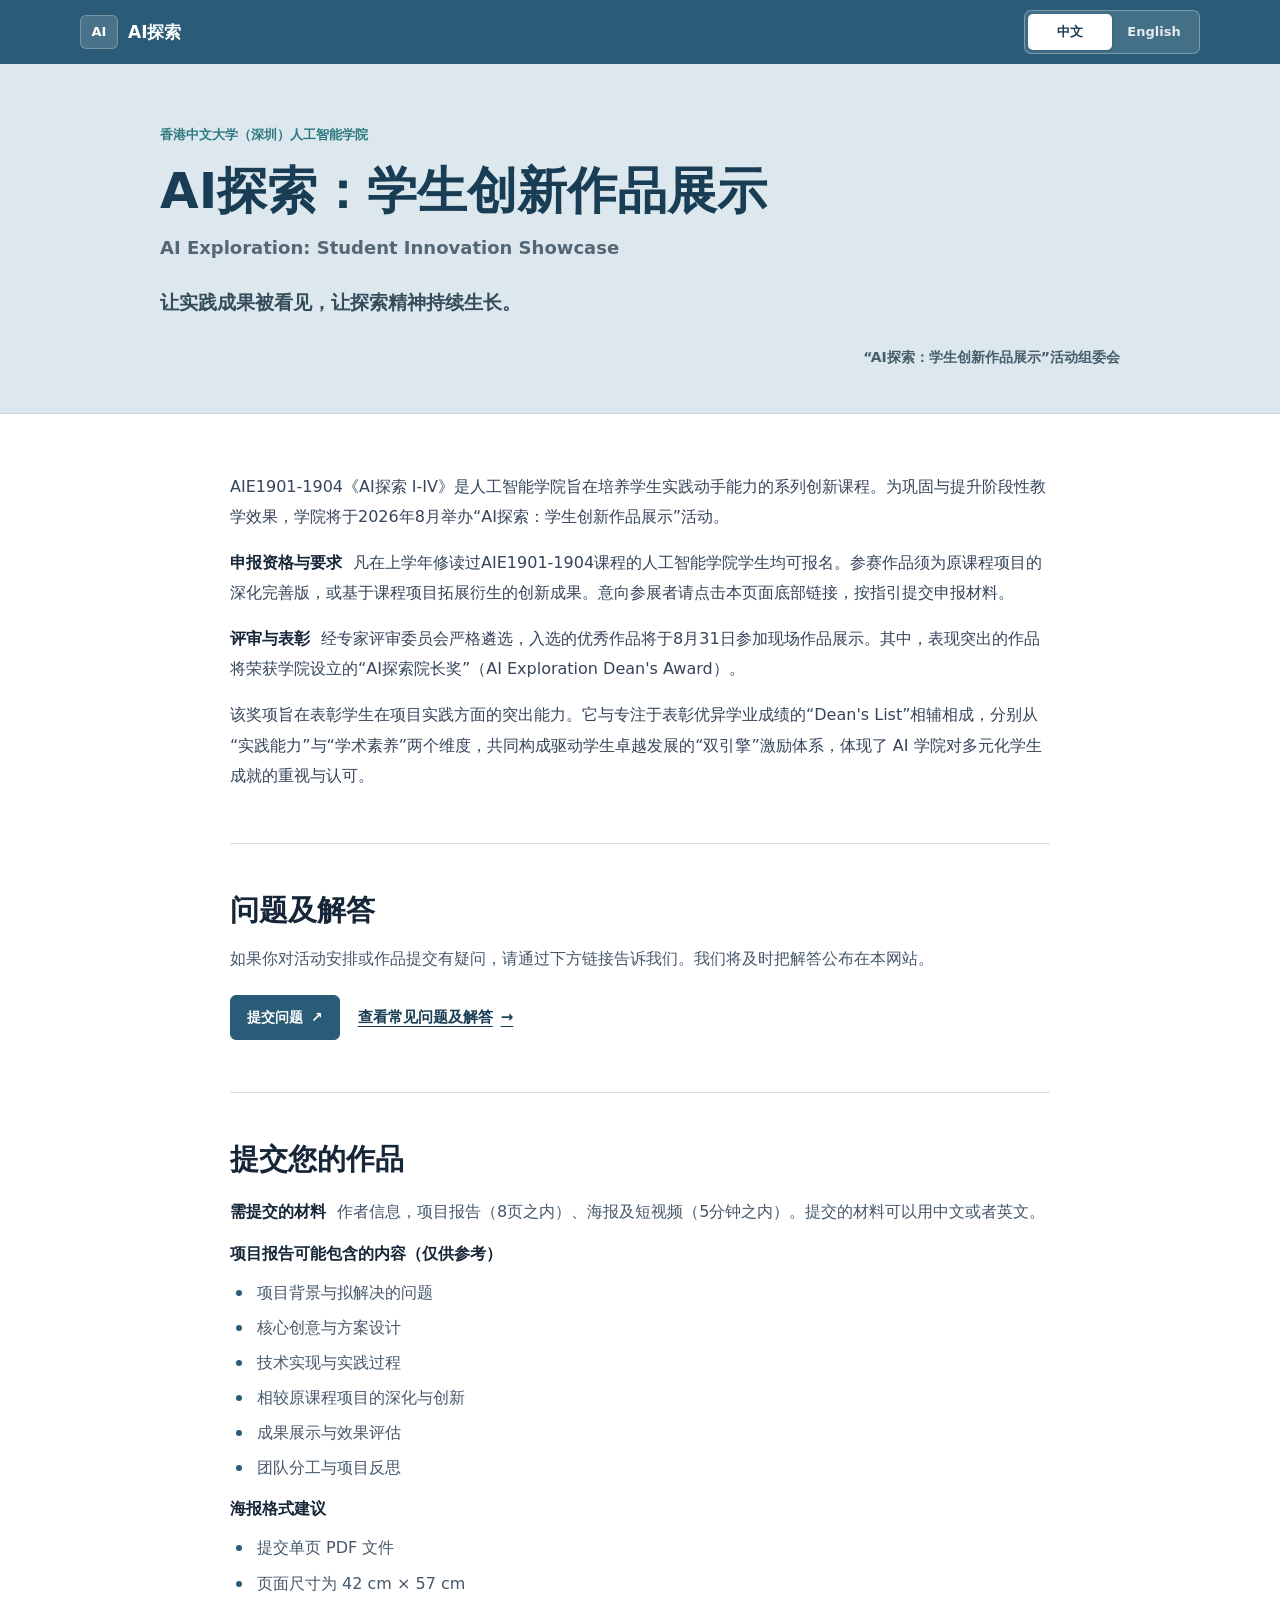
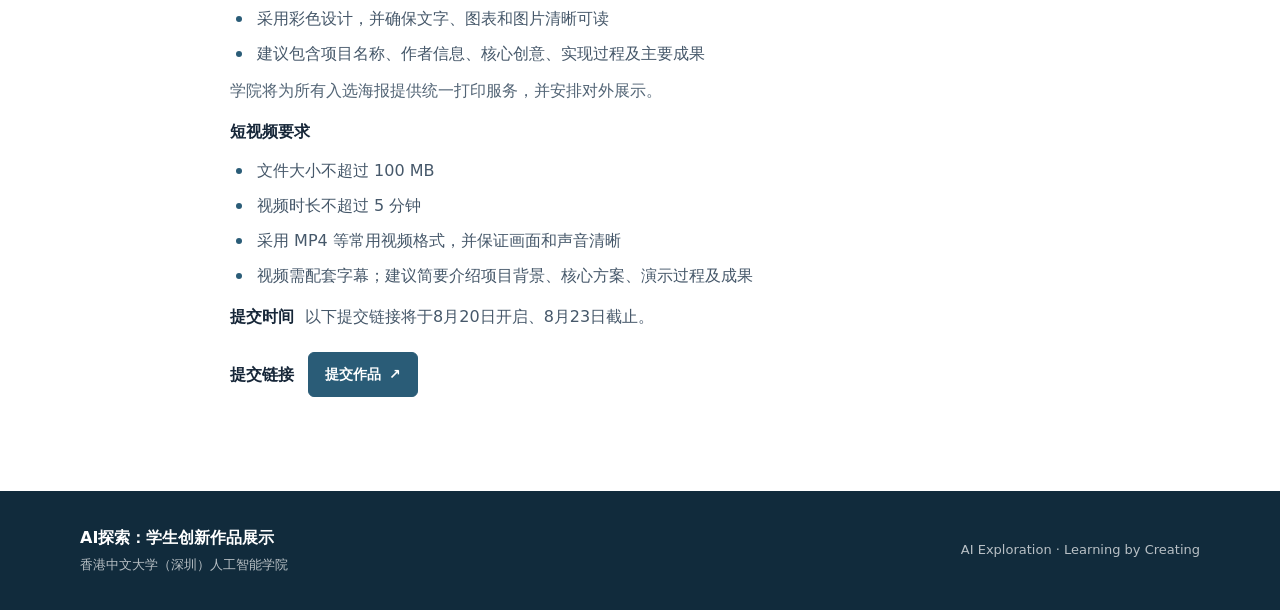
<file: index.html>
<!DOCTYPE html>
<html lang="zh-CN">
<head>
  <meta charset="UTF-8" />
  <meta name="viewport" content="width=device-width, initial-scale=1.0" />
  <meta name="description" content="AI探索系列课程学生创新作品展示活动信息与参与入口" />
  <title>AI探索：学生创新作品展示</title>
  <link rel="icon" type="image/png" href="./assets/images/favicon.png" />
  <link rel="apple-touch-icon" href="./assets/images/favicon.png" />
  <link rel="stylesheet" href="./css/style.css?v=20260812-6" />
</head>
<body>
  <header class="site-header">
    <div class="container nav-wrap">
      <a class="brand" href="#top" aria-label="AI Exploration">
        <span class="brand-mark" aria-hidden="true">AI</span>
        <span class="brand-text" id="brand-text">AI探索</span>
      </a>
      <div class="language-switch" id="language-switch" role="group" aria-label="选择网站语言">
        <button type="button" data-language="zh" class="active" aria-pressed="true">中文</button>
        <button type="button" data-language="en" aria-pressed="false">English</button>
      </div>
    </div>
  </header>

  <main id="app" tabindex="-1"></main>

  <footer class="site-footer">
    <div class="container footer-grid">
      <div>
        <div class="footer-brand" id="footer-brand">AI探索：学生创新作品展示</div>
        <p id="footer-school">香港中文大学（深圳）人工智能学院</p>
      </div>
      <p class="footer-note" id="footer-note">AI Exploration · Learning by Creating</p>
    </div>
  </footer>

  <script src="./js/data.js?v=20260822-1"></script>
  <script src="./js/app.js?v=20260812-6"></script>
</body>
</html>
</file>
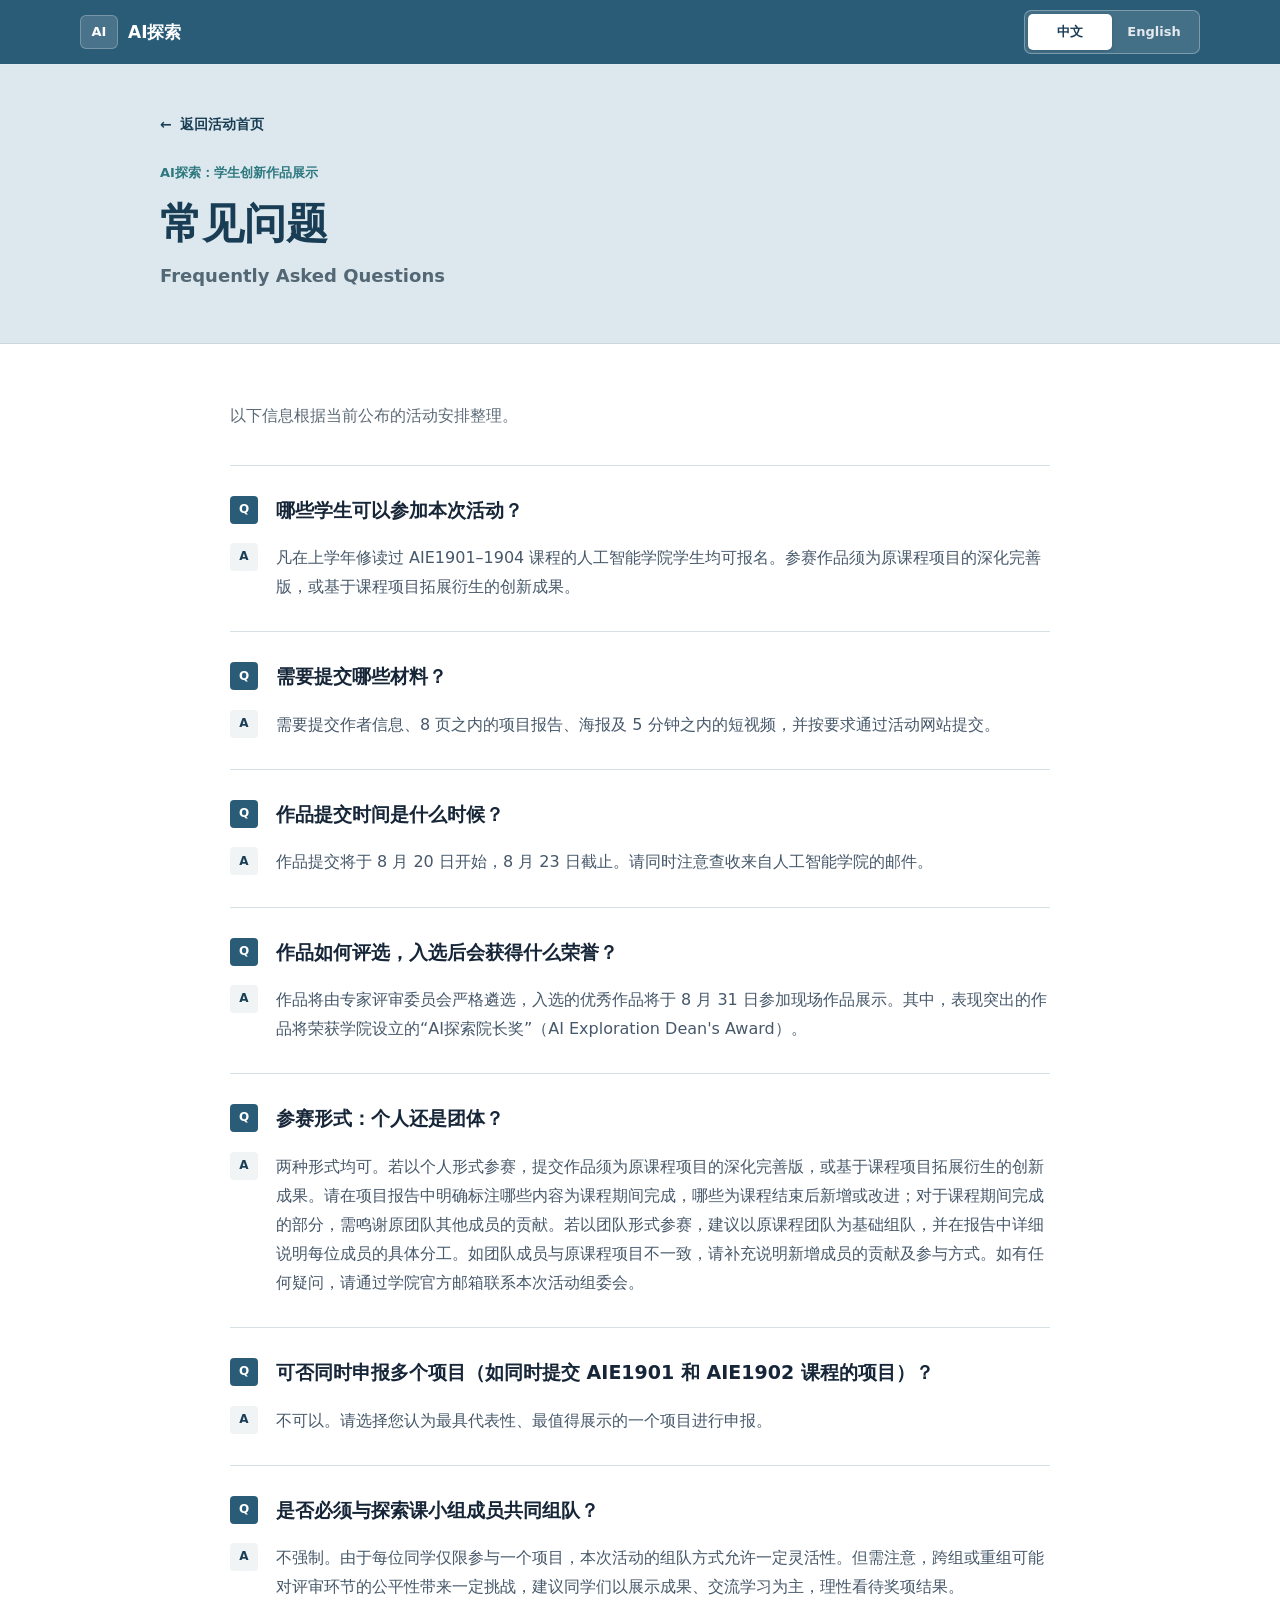
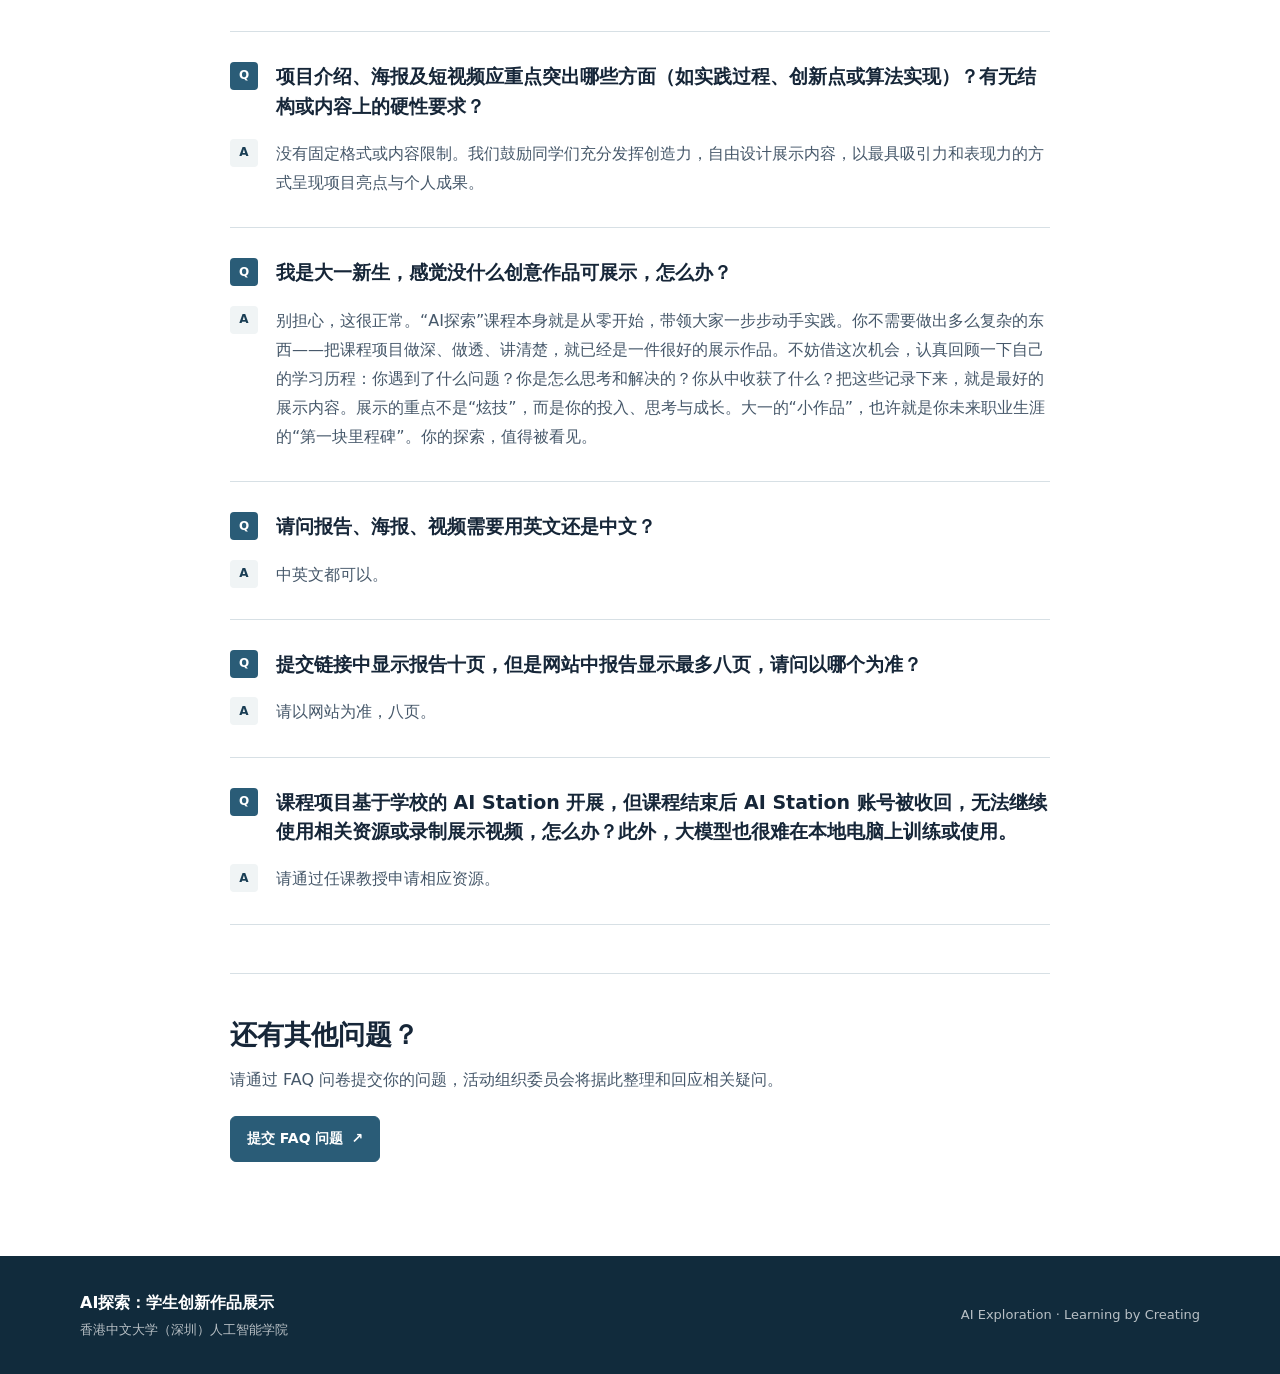
<file: faq.html>
<!DOCTYPE html>
<html lang="zh-CN">
<head>
  <meta charset="UTF-8" />
  <meta name="viewport" content="width=device-width, initial-scale=1.0" />
  <meta name="description" content="AI探索学生创新作品展示活动常见问题" />
  <title>常见问题 | AI探索：学生创新作品展示</title>
  <link rel="icon" type="image/png" href="./assets/images/favicon.png" />
  <link rel="apple-touch-icon" href="./assets/images/favicon.png" />
  <link rel="stylesheet" href="./css/style.css?v=20260811-1" />
</head>
<body>
  <header class="site-header">
    <div class="container nav-wrap">
      <a class="brand" id="faq-brand" href="./?lang=zh" aria-label="AI Exploration">
        <span class="brand-mark" aria-hidden="true">AI</span>
        <span class="brand-text" id="brand-text">AI探索</span>
      </a>
      <div class="language-switch" id="language-switch" role="group" aria-label="选择网站语言">
        <button type="button" data-language="zh" class="active" aria-pressed="true">中文</button>
        <button type="button" data-language="en" aria-pressed="false">English</button>
      </div>
    </div>
  </header>

  <main id="faq-app" tabindex="-1"></main>

  <footer class="site-footer">
    <div class="container footer-grid">
      <div>
        <div class="footer-brand" id="footer-brand">AI探索：学生创新作品展示</div>
        <p id="footer-school">香港中文大学（深圳）人工智能学院</p>
      </div>
      <p class="footer-note" id="footer-note">AI Exploration · Learning by Creating</p>
    </div>
  </footer>

  <script src="./js/data.js?v=20260822-1"></script>
  <script src="./js/faq.js?v=20260811-1"></script>
</body>
</html>
</file>
<file: css/style.css>
:root {
  --bg: #f4f6f8;
  --surface: #ffffff;
  --surface-soft: #f0f4f5;
  --hero: #dce8ee;
  --text: #162638;
  --muted: #5d6b78;
  --line: #d7e0e5;
  --primary: #2a5c77;
  --primary-dark: #193d54;
  --accent: #2e7880;
  --radius: 6px;
}

* { box-sizing: border-box; }
html { scroll-behavior: smooth; }
body {
  margin: 0;
  min-width: 320px;
  color: var(--text);
  background: var(--bg);
  font-family: Inter, ui-sans-serif, system-ui, -apple-system, BlinkMacSystemFont, "Segoe UI", "PingFang SC", "Microsoft YaHei", sans-serif;
  line-height: 1.65;
  -webkit-font-smoothing: antialiased;
}

a { color: inherit; text-decoration: none; }
button { font: inherit; }
h1, h2, h3, p { margin: 0; letter-spacing: 0; }
h1, h2, h3 { line-height: 1.25; }
.container { width: min(1120px, calc(100% - 40px)); margin: 0 auto; }

.site-header {
  position: sticky;
  top: 0;
  z-index: 50;
  background: var(--primary);
  box-shadow: 0 1px 0 rgba(255,255,255,.16);
}
.nav-wrap { min-height: 64px; display: flex; align-items: center; justify-content: space-between; gap: 20px; }
.brand { display: inline-flex; align-items: center; gap: 10px; color: #fff; font-weight: 800; }
.brand-mark {
  width: 38px;
  height: 34px;
  border: 1px solid rgba(255,255,255,.25);
  border-radius: var(--radius);
  display: inline-flex;
  align-items: center;
  justify-content: center;
  background: rgba(255,255,255,.14);
  font-size: 13px;
}
.brand-text { font-size: 17px; }
.language-switch {
  padding: 3px;
  border: 1px solid rgba(255,255,255,.3);
  border-radius: 7px;
  display: inline-grid;
  grid-template-columns: 1fr 1fr;
  background: rgba(255,255,255,.12);
}
.language-switch button {
  min-width: 84px;
  min-height: 36px;
  padding: 6px 12px;
  border: 0;
  border-radius: 5px;
  background: transparent;
  color: rgba(255,255,255,.85);
  font-size: 13px;
  font-weight: 750;
  cursor: pointer;
}
.language-switch button.active { background: #fff; color: var(--primary-dark); box-shadow: 0 1px 3px rgba(8,25,46,.16); }

.activity-hero {
  min-height: 350px;
  display: flex;
  align-items: center;
  color: var(--text);
  background: var(--hero);
  border-bottom: 1px solid #c9d8df;
}
.hero-content {
  width: min(960px, calc(100% - 40px));
  padding-top: 54px;
  padding-bottom: 38px;
  display: flex;
  flex-direction: column;
}
.hero-eyebrow { margin-bottom: 15px; color: var(--accent); font-size: 13px; font-weight: 820; }
.hero-content h1 { max-width: 900px; color: var(--primary-dark); font-size: 50px; overflow-wrap: anywhere; }
.hero-secondary { margin-top: 10px; color: #536775; font-size: 18px; font-weight: 700; }
.hero-lead { max-width: 760px; margin-top: 24px; color: #354c5a; font-size: 19px; font-weight: 650; }
.hero-signature { margin-top: 28px; align-self: flex-end; color: #465d6b; font-size: 14px; font-weight: 700; text-align: right; }

.document-area { background: var(--surface); }
.document-container { max-width: 960px; padding-top: 58px; padding-bottom: 94px; }
.activity-document { max-width: 820px; margin: 0 auto; }

.document-section { margin-top: 50px; }
.document-section:first-child { margin-top: 0; }
.document-section + .document-section { margin-top: 52px; padding-top: 48px; border-top: 1px solid var(--line); }
.eyebrow { display: block; margin-bottom: 8px; color: var(--accent); font-size: 12px; font-weight: 850; }
.document-section h2 { font-size: 29px; }
.document-prose { margin-top: 22px; color: #35455a; font-size: 16px; line-height: 1.88; }
.award-section .document-prose { margin-top: 0; }
.document-prose p + p { margin-top: 16px; }
.document-prose .greeting { margin-bottom: 16px; color: var(--text); font-weight: 750; }

.labeled-prose strong,
.submission-details strong,
.submission-link-label strong { color: var(--text); font-weight: 800; }
.labeled-prose strong, .submission-details strong { margin-right: 6px; }

.question-section > p { margin-top: 16px; color: #46586a; font-size: 16px; line-height: 1.82; }
.document-link {
  margin-top: 18px;
  display: inline-flex;
  align-items: center;
  gap: 8px;
  color: var(--primary-dark);
  font-size: 15px;
  font-weight: 780;
  text-decoration: underline;
  text-underline-offset: 4px;
}
.question-actions { display: flex; align-items: center; flex-wrap: wrap; gap: 18px; }
.question-actions .document-link { margin-top: 22px; }
.action-button {
  min-height: 44px;
  margin-top: 22px;
  padding: 10px 16px;
  border: 1px solid var(--primary);
  border-radius: var(--radius);
  display: inline-flex;
  align-items: center;
  justify-content: center;
  gap: 8px;
  background: var(--primary);
  color: #fff;
  font-size: 14px;
  font-weight: 780;
  transition: background .18s ease, border-color .18s ease;
}
.action-button:hover { border-color: var(--primary-dark); background: var(--primary-dark); }
.submission-section { scroll-margin-top: 86px; }
.submission-details { margin-top: 20px; color: #46586a; font-size: 16px; line-height: 1.82; }
.submission-details > * + * { margin-top: 12px; }
.labeled-list-note { margin-top: 8px; color: #526475; }
.labeled-list ul { margin: 7px 0 0; padding-left: 24px; }
.labeled-list li { padding-left: 3px; }
.labeled-list li + li { margin-top: 3px; }
.labeled-list li::marker { color: var(--primary); font-size: 1.15em; }
.submission-action { margin-top: 20px; display: flex; align-items: center; flex-wrap: wrap; gap: 14px; }
.submission-link-label { color: #46586a; font-size: 16px; line-height: 1.82; }
.submission-action .action-button { margin-top: 0; }
.site-footer { padding: 34px 0; background: #112b3c; color: rgba(255,255,255,.7); }
.footer-grid { display: flex; justify-content: space-between; align-items: center; gap: 28px; }
.footer-brand { margin-bottom: 3px; color: #fff; font-size: 16px; font-weight: 820; }
.footer-grid p { font-size: 13px; }
.footer-note { text-align: right; }

a:focus-visible, button:focus-visible, #submission-notice:focus-visible { outline: 3px solid #77b8bd; outline-offset: 3px; }

@media (max-width: 760px) {
  .hero-content h1 { font-size: 40px; }
}

@media (max-width: 600px) {
  .container { width: min(100% - 28px, 1120px); }
  .nav-wrap { min-height: 60px; }
  .brand-text { display: none; }
  .language-switch button { min-width: 72px; min-height: 34px; padding: 5px 9px; }
  .activity-hero { min-height: 360px; }
  .hero-content { padding-top: 48px; padding-bottom: 34px; }
  .hero-content h1 { font-size: 35px; }
  .hero-secondary { font-size: 15px; }
  .hero-lead { font-size: 17px; }
  .hero-signature { max-width: 300px; margin-top: 24px; font-size: 13px; }
  .document-container { padding-top: 42px; padding-bottom: 72px; }
  .document-section { margin-top: 42px; }
  .document-section + .document-section { margin-top: 44px; padding-top: 40px; }
  .document-section h2 { font-size: 25px; overflow-wrap: anywhere; }
  .document-prose, .question-section > p, .submission-details, .submission-link-label { font-size: 15px; text-align: left; }
  .action-button { width: 100%; }
  .submission-action .action-button { width: auto; }
  .question-actions { align-items: stretch; flex-direction: column; gap: 0; }
  .question-actions .document-link { align-self: flex-start; }
  .footer-grid { align-items: flex-start; flex-direction: column; }
  .footer-note { text-align: left; }
}

.faq-page-hero { min-height: 280px; }
.faq-page-hero .hero-content { padding-top: 44px; padding-bottom: 48px; }
.faq-page-hero h1 { font-size: 42px; }
.faq-back-link {
  margin-bottom: 26px;
  display: inline-flex;
  align-items: center;
  gap: 8px;
  color: var(--primary-dark);
  font-size: 14px;
  font-weight: 750;
}
.faq-intro { color: var(--muted); font-size: 16px; line-height: 1.8; }
.faq-list { margin-top: 34px; border-top: 1px solid var(--line); }
.faq-item { padding: 30px 0; border-bottom: 1px solid var(--line); }
.faq-question, .faq-answer { display: grid; grid-template-columns: 32px minmax(0, 1fr); gap: 14px; align-items: start; }
.faq-answer { margin-top: 18px; }
.faq-marker {
  width: 28px;
  height: 28px;
  border-radius: 4px;
  display: inline-flex;
  align-items: center;
  justify-content: center;
  background: var(--primary);
  color: #fff;
  font-size: 12px;
  font-weight: 850;
}
.faq-answer .faq-marker { background: var(--surface-soft); color: var(--primary-dark); }
.faq-question h2 { font-size: 19px; line-height: 1.55; }
.faq-answer p { color: #46586a; font-size: 16px; line-height: 1.82; }
.faq-question-cta { margin-top: 48px; padding-top: 44px; border-top: 1px solid var(--line); }
.faq-question-cta h2 { font-size: 27px; }
.faq-question-cta p { margin-top: 14px; color: #46586a; font-size: 16px; line-height: 1.82; }

@media (max-width: 600px) {
  .faq-page-hero { min-height: 300px; }
  .faq-page-hero h1 { font-size: 34px; }
  .faq-question, .faq-answer { grid-template-columns: 28px minmax(0, 1fr); gap: 10px; }
  .faq-question h2 { font-size: 17px; }
  .faq-answer p, .faq-intro, .faq-question-cta p { font-size: 15px; }
}

@media (prefers-reduced-motion: reduce) {
  html { scroll-behavior: auto; }
  .action-button { transition: none; }
}
</file>
